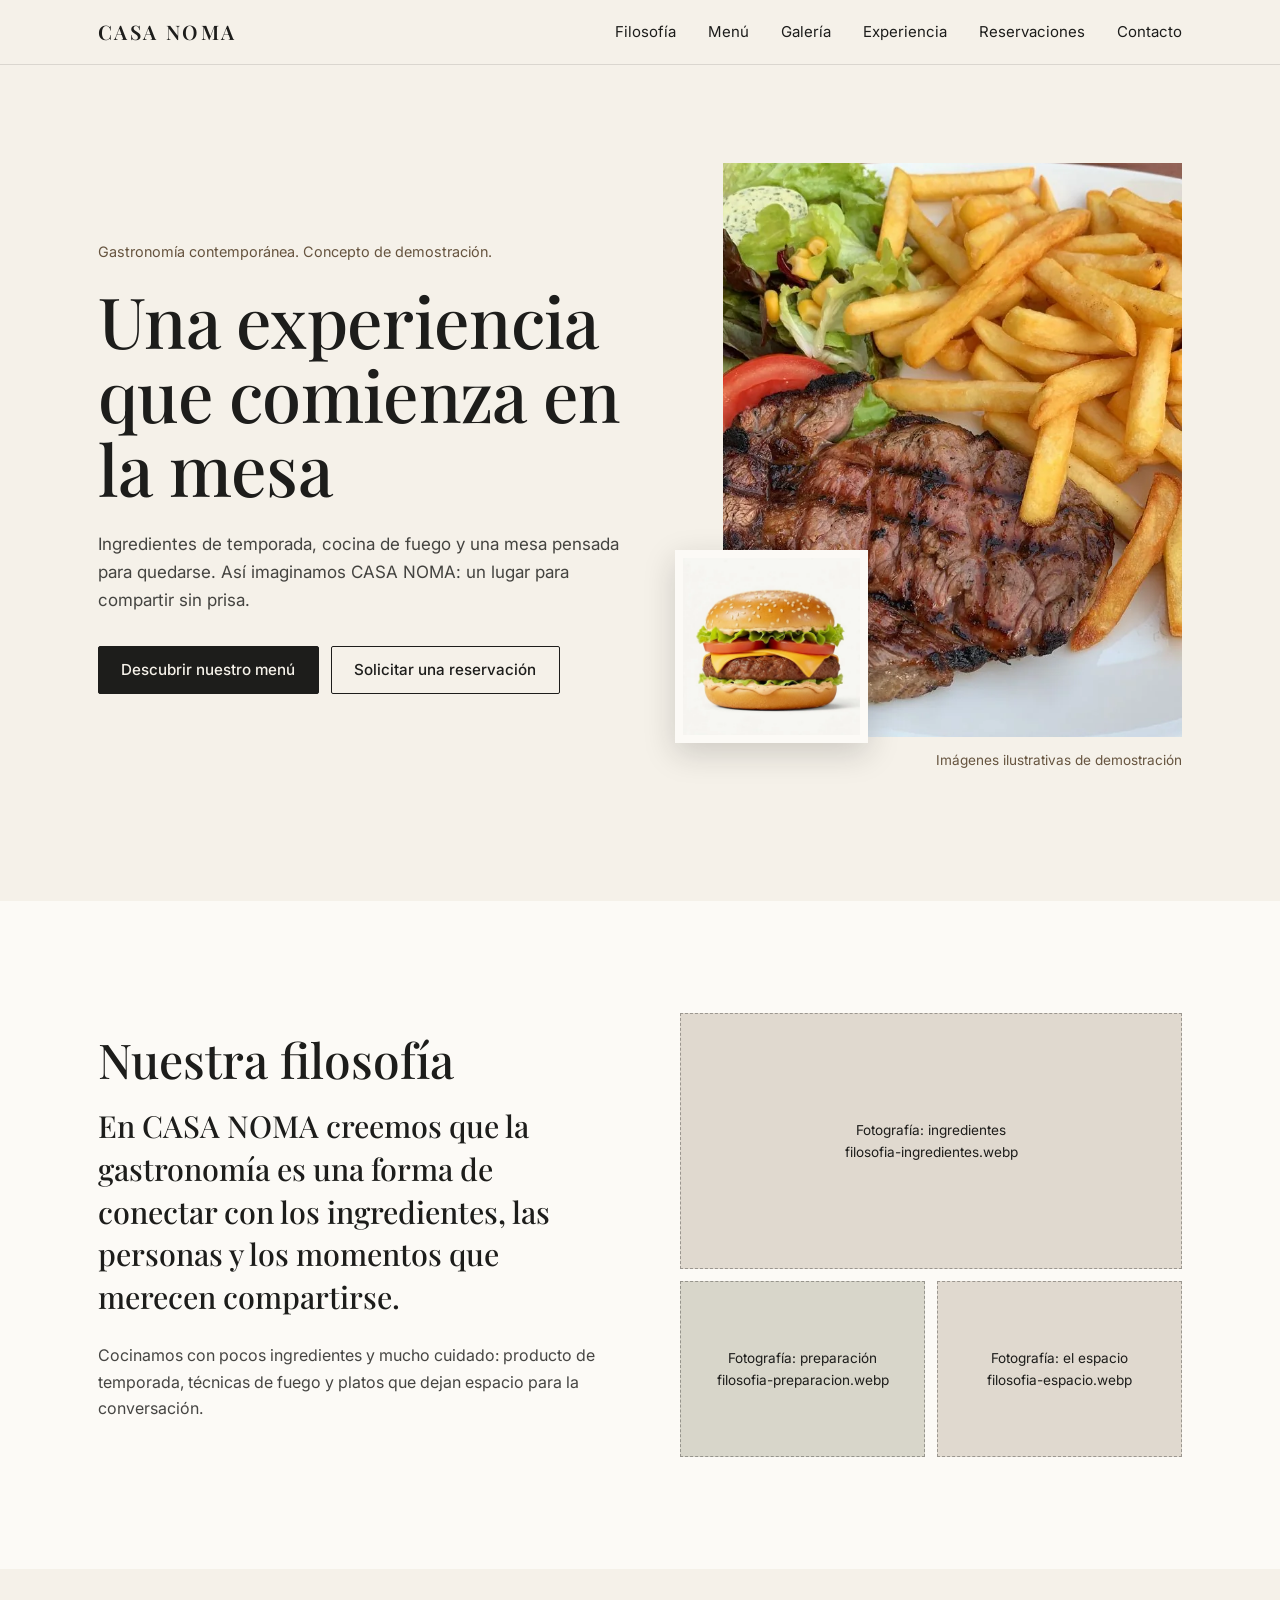
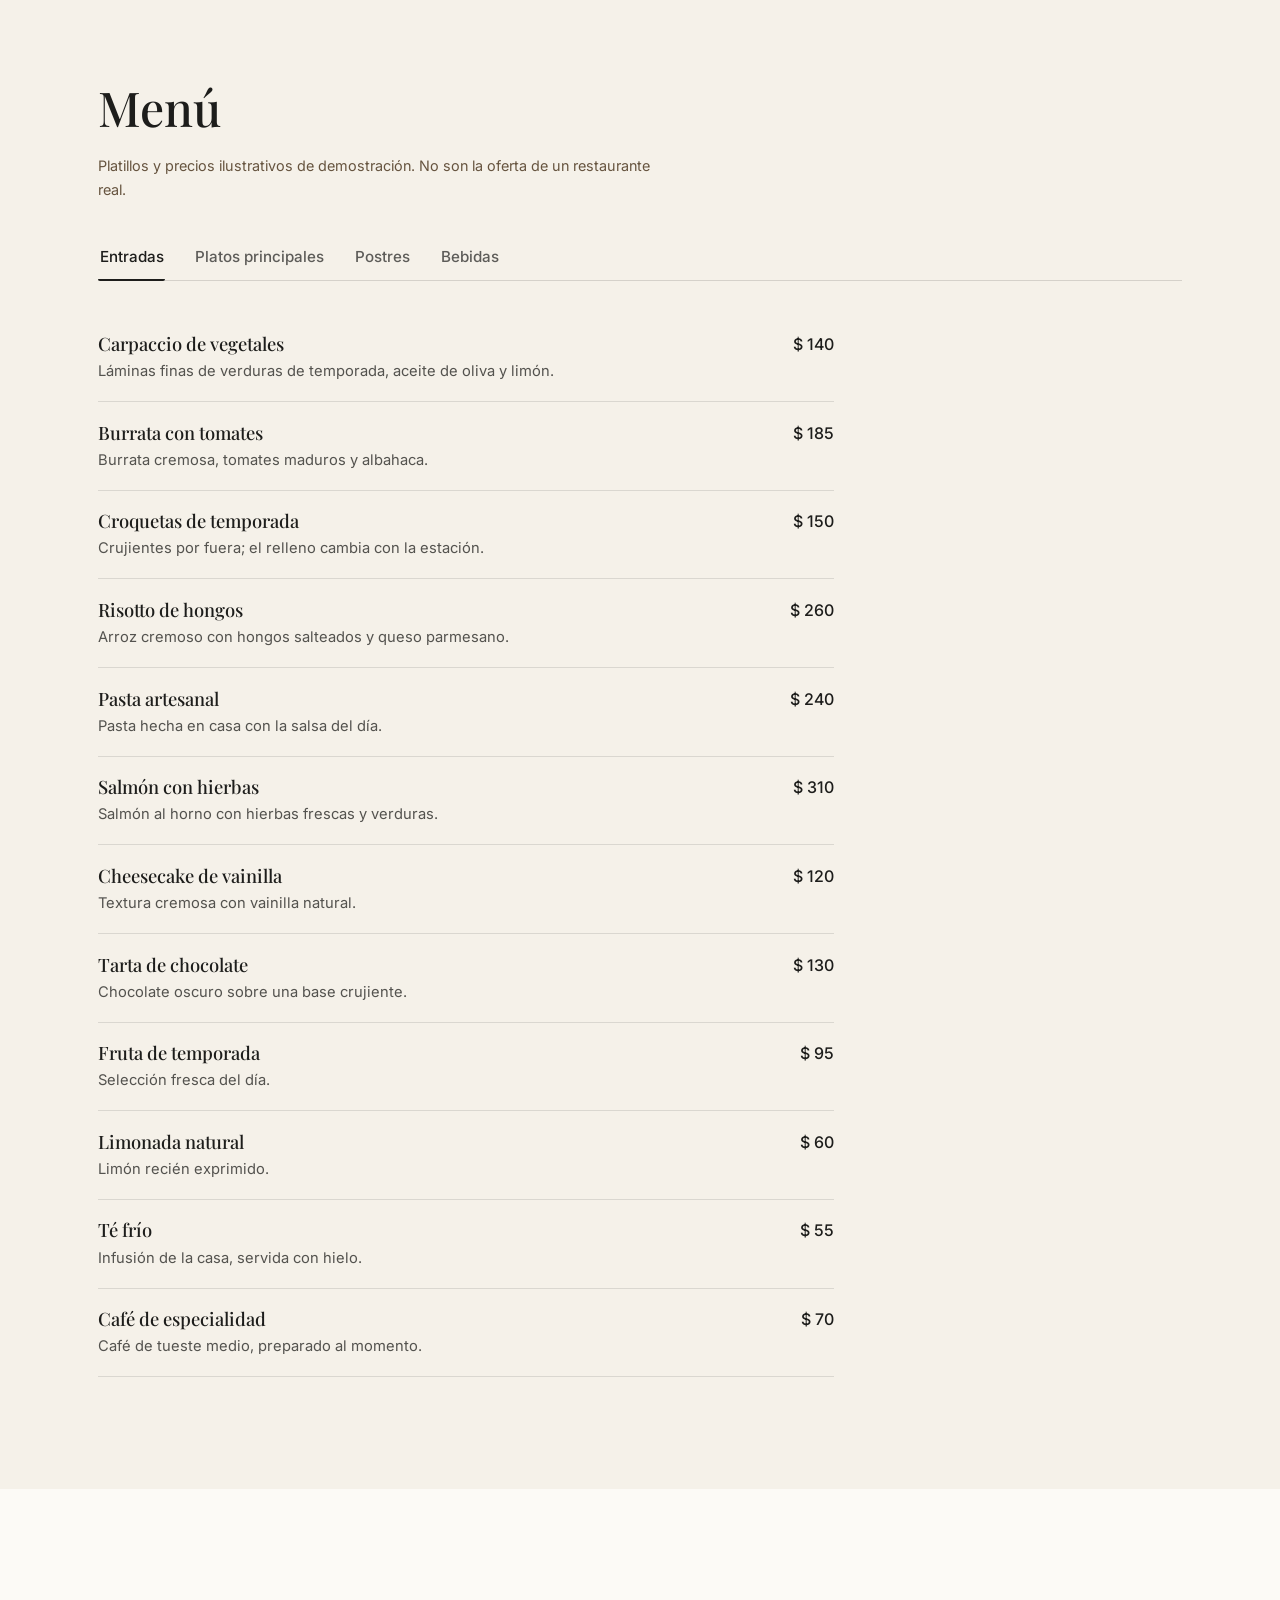
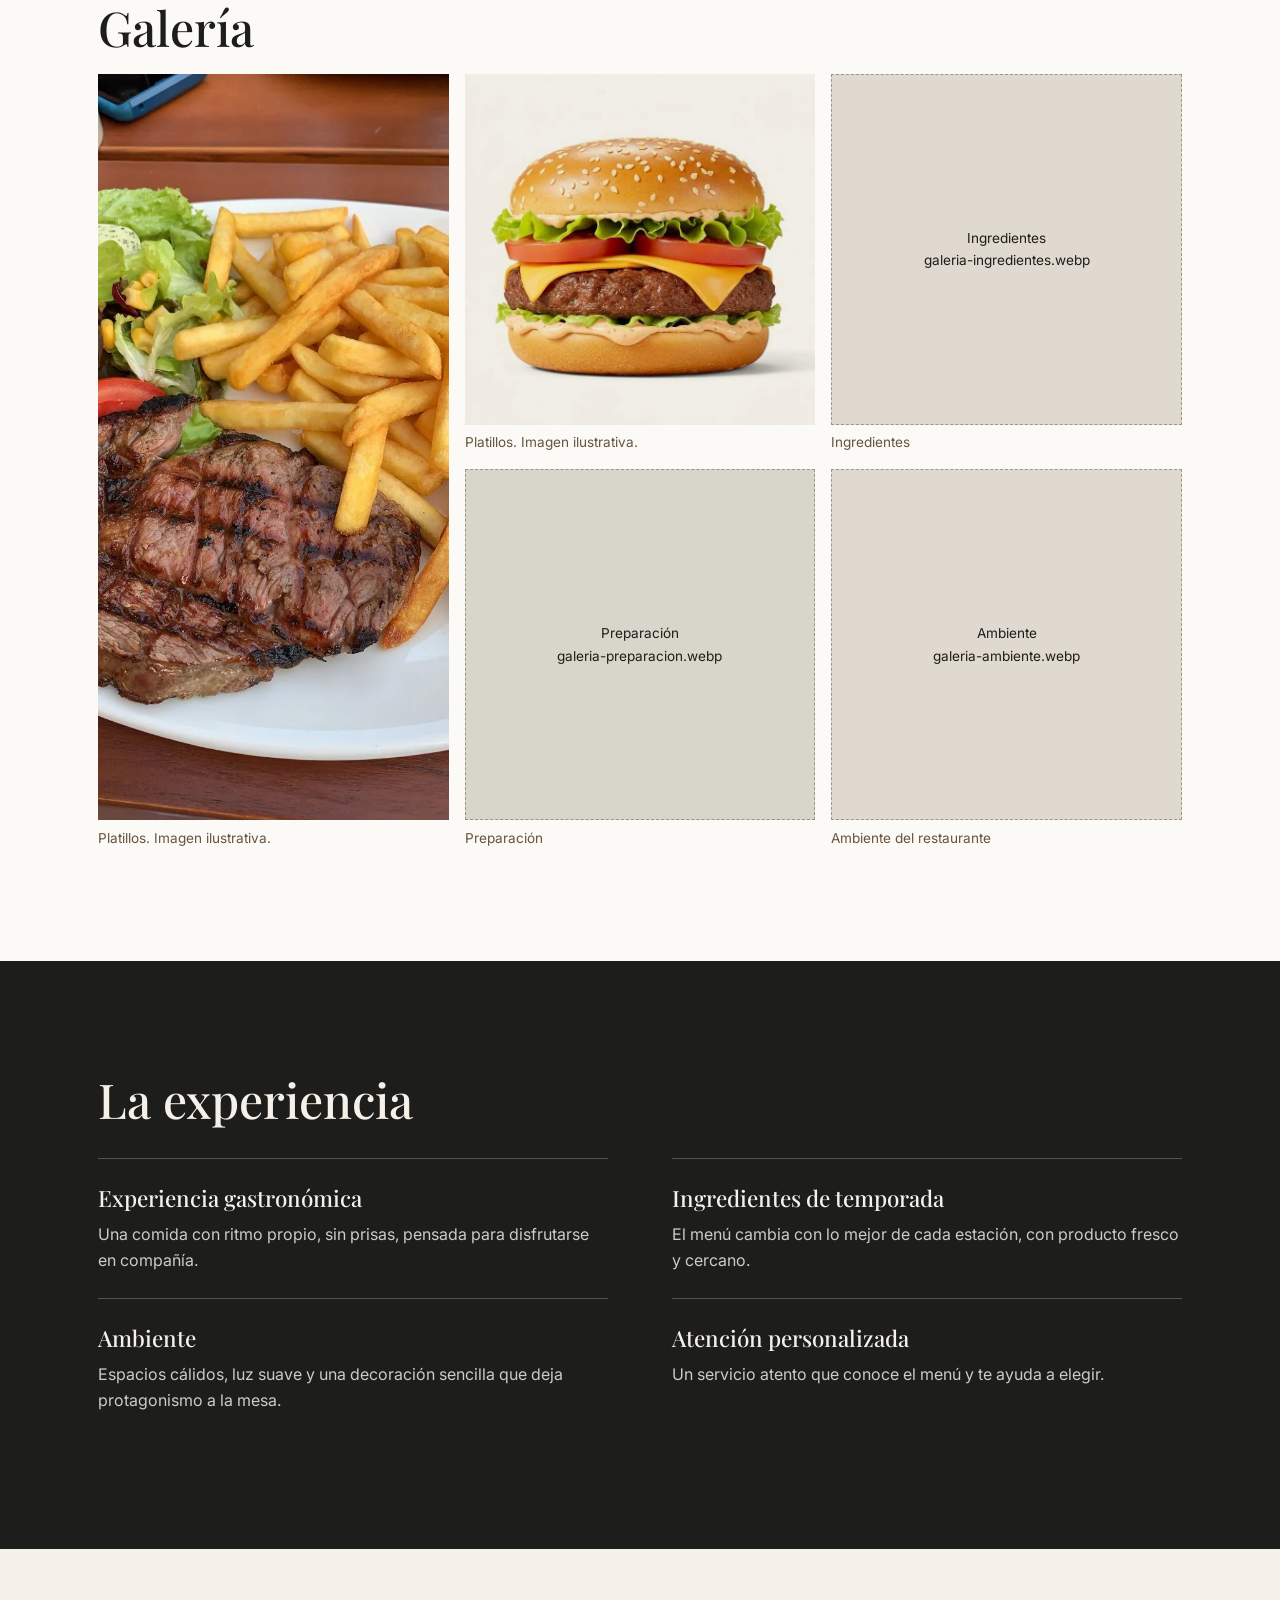
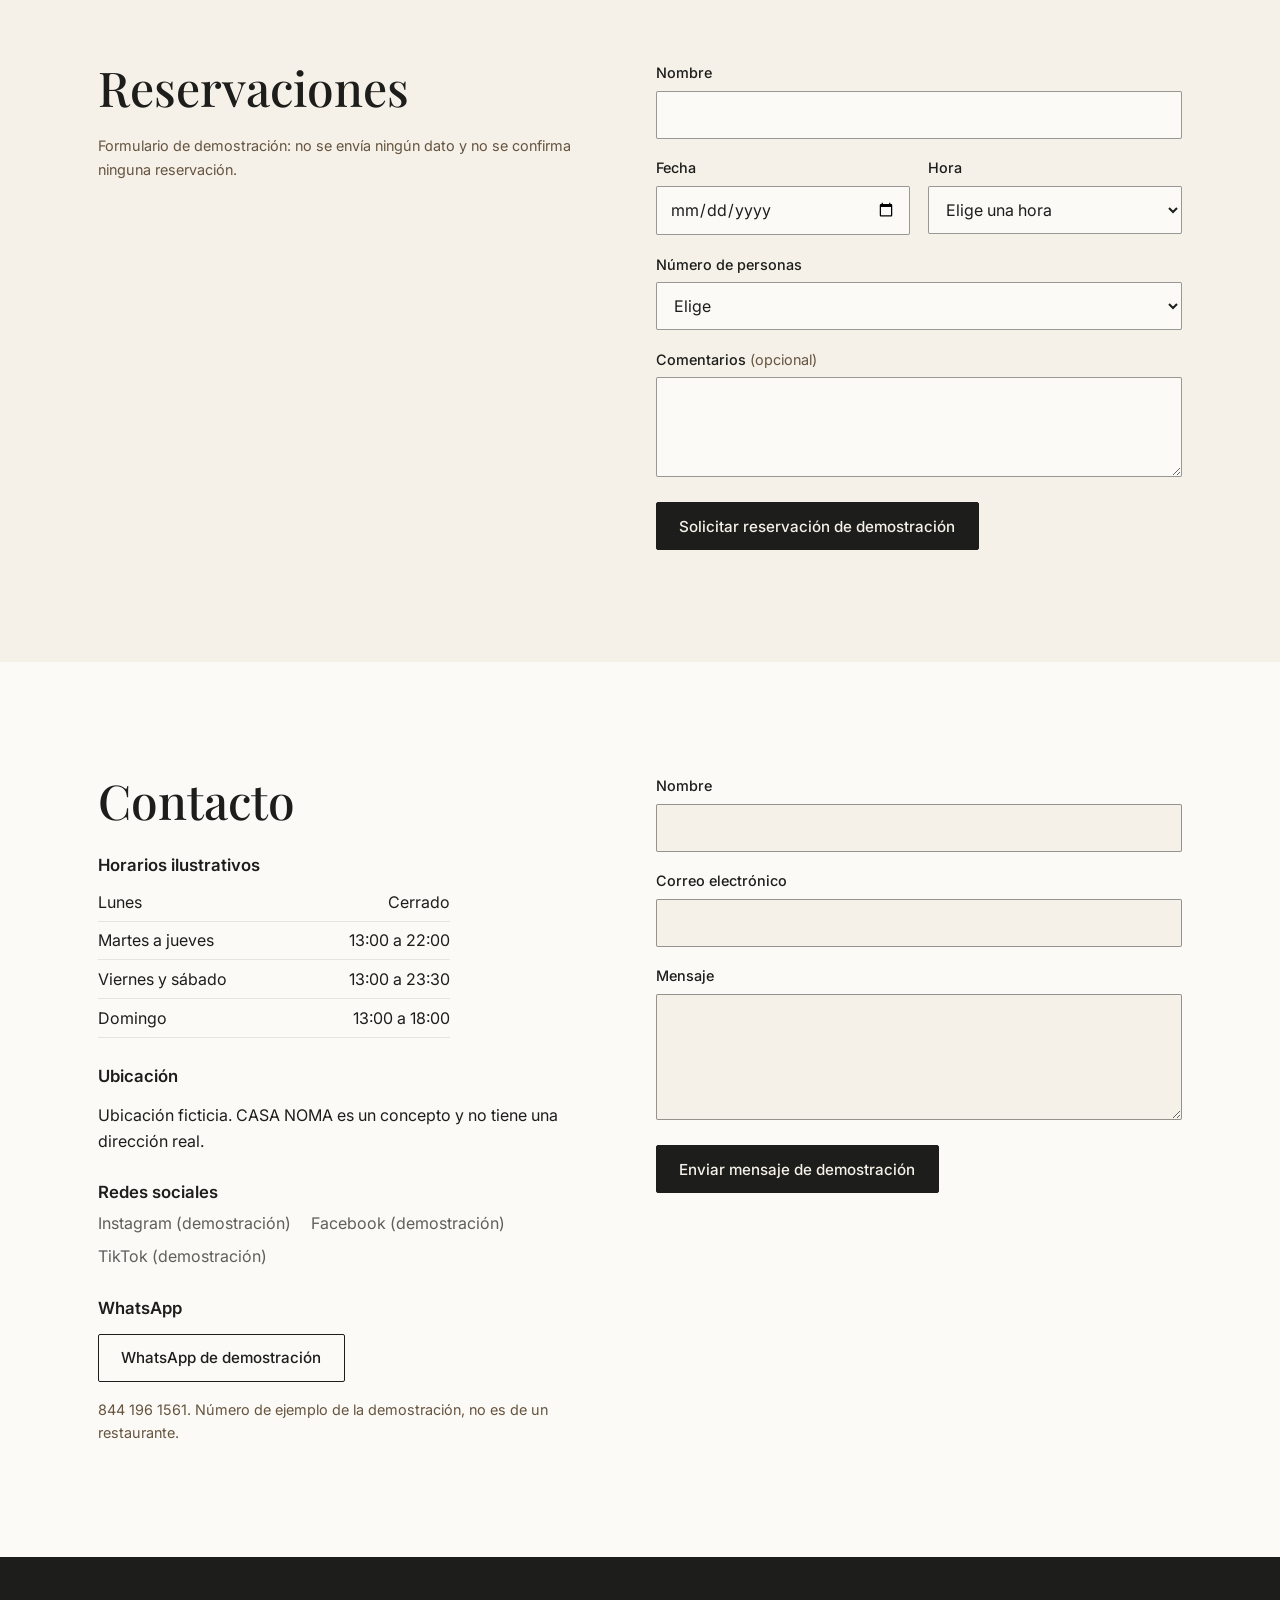
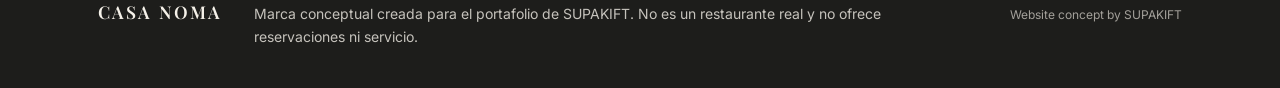
<file: index.html>
<!DOCTYPE html>
<html lang="es">
<head>
  <meta charset="utf-8">
  <meta name="viewport" content="width=device-width, initial-scale=1">
  <title>CASA NOMA | Gastronomía contemporánea (concepto de demostración)</title>
  <meta name="description" content="CASA NOMA es un restaurante conceptual de gastronomía contemporánea creado como demostración de diseño web por SUPAKIFT. No es un negocio real.">
  <meta name="theme-color" content="#F5F1E9">
  <script>document.documentElement.className = "js";</script>
  <meta property="og:type" content="website">
  <meta property="og:title" content="CASA NOMA | Una experiencia que comienza en la mesa">
  <meta property="og:description" content="Concepto de restaurante de gastronomía contemporánea. Demostración de diseño web por SUPAKIFT.">
  <meta property="og:image" content="assets/img/parrilla-papas.webp">
  <meta property="og:locale" content="es_MX">
  <link rel="icon" href="favicon.svg" type="image/svg+xml">
  <link rel="preconnect" href="https://fonts.googleapis.com">
  <link rel="preconnect" href="https://fonts.gstatic.com" crossorigin>
  <link href="https://fonts.googleapis.com/css2?family=Inter:wght@400;500;600&family=Playfair+Display:wght@500;600&display=swap" rel="stylesheet">
  <link rel="stylesheet" href="css/styles.css">
</head>
<body>
  <a class="skip" href="#contenido">Saltar al contenido</a>

  <header class="site-header">
    <div class="wrap bar">
      <a class="logo" href="#inicio" aria-label="CASA NOMA, inicio">CASA NOMA</a>
      <button class="nav-toggle" type="button" aria-expanded="false" aria-controls="menu-principal">
        <span class="nav-toggle-text">Navegación</span>
        <span class="nav-toggle-icon" aria-hidden="true"></span>
      </button>
      <nav id="menu-principal" class="nav" aria-label="Principal">
        <ul>
          <li><a href="#filosofia">Filosofía</a></li>
          <li><a href="#menu">Menú</a></li>
          <li><a href="#galeria">Galería</a></li>
          <li><a href="#experiencia">Experiencia</a></li>
          <li><a href="#reservaciones">Reservaciones</a></li>
          <li><a href="#contacto">Contacto</a></li>
        </ul>
      </nav>
    </div>
  </header>

  <main id="contenido">
    <section id="inicio" class="hero wrap" aria-labelledby="titulo-inicio">
      <div class="hero-text">
        <p class="hero-note">Gastronomía contemporánea. Concepto de demostración.</p>
        <h1 id="titulo-inicio">Una experiencia que comienza en la mesa</h1>
        <p class="hero-lead">Ingredientes de temporada, cocina de fuego y una mesa pensada para quedarse. Así imaginamos CASA NOMA: un lugar para compartir sin prisa.</p>
        <div class="actions">
          <a class="btn btn-solid" href="#menu">Descubrir nuestro menú</a>
          <a class="btn btn-line" href="#reservaciones">Solicitar una reservación</a>
        </div>
      </div>

      <figure class="hero-media">
        <img class="hero-main" src="assets/img/parrilla-papas.webp" width="675" height="1200" alt="Corte de carne a la parrilla con papas fritas y ensalada sobre una mesa de madera" fetchpriority="high">
        <div class="hero-inset">
          <img src="assets/img/hamburguesa.webp" width="736" height="736" alt="Hamburguesa con queso, jitomate y lechuga" loading="lazy">
        </div>
        <figcaption>Imágenes ilustrativas de demostración</figcaption>
      </figure>
    </section>
    <section id="filosofia" class="section alt" aria-labelledby="t-filosofia">
      <div class="wrap filo">
        <div class="filo-text">
          <h2 id="t-filosofia">Nuestra filosofía</h2>
          <p class="quote">En CASA NOMA creemos que la gastronomía es una forma de conectar con los ingredientes, las personas y los momentos que merecen compartirse.</p>
          <p>Cocinamos con pocos ingredientes y mucho cuidado: producto de temporada, técnicas de fuego y platos que dejan espacio para la conversación.</p>
        </div>
        <div class="filo-media">
          <div class="ph tall tone-a" role="img" aria-label="Espacio para fotografía de ingredientes de temporada"><span>Fotografía: ingredientes<br>filosofia-ingredientes.webp</span></div>
          <div class="ph tone-b" role="img" aria-label="Espacio para fotografía de preparación en cocina"><span>Fotografía: preparación<br>filosofia-preparacion.webp</span></div>
          <div class="ph tone-a" role="img" aria-label="Espacio para fotografía del comedor"><span>Fotografía: el espacio<br>filosofia-espacio.webp</span></div>
        </div>
      </div>
    </section>

    <section id="menu" class="section" aria-labelledby="t-menu">
      <div class="wrap">
        <h2 id="t-menu">Menú</h2>
        <p class="note">Platillos y precios ilustrativos de demostración. No son la oferta de un restaurante real.</p>
        <div class="tabs" role="tablist" aria-label="Categorías del menú">
          <button class="tab" role="tab" type="button" id="tab-entradas" aria-controls="p-entradas" aria-selected="true">Entradas</button>
          <button class="tab" role="tab" type="button" id="tab-principales" aria-controls="p-principales" aria-selected="false" tabindex="-1">Platos principales</button>
          <button class="tab" role="tab" type="button" id="tab-postres" aria-controls="p-postres" aria-selected="false" tabindex="-1">Postres</button>
          <button class="tab" role="tab" type="button" id="tab-bebidas" aria-controls="p-bebidas" aria-selected="false" tabindex="-1">Bebidas</button>
        </div>

        <div class="panel" role="tabpanel" id="p-entradas" aria-labelledby="tab-entradas">
          <h3>Entradas</h3>
          <ul class="dishes">
            <li><div><span class="dish">Carpaccio de vegetales</span><span class="desc">Láminas finas de verduras de temporada, aceite de oliva y limón.</span></div><span class="price">$ 140</span></li>
            <li><div><span class="dish">Burrata con tomates</span><span class="desc">Burrata cremosa, tomates maduros y albahaca.</span></div><span class="price">$ 185</span></li>
            <li><div><span class="dish">Croquetas de temporada</span><span class="desc">Crujientes por fuera; el relleno cambia con la estación.</span></div><span class="price">$ 150</span></li>
          </ul>
        </div>
        <div class="panel" role="tabpanel" id="p-principales" aria-labelledby="tab-principales">
          <h3>Platos principales</h3>
          <ul class="dishes">
            <li><div><span class="dish">Risotto de hongos</span><span class="desc">Arroz cremoso con hongos salteados y queso parmesano.</span></div><span class="price">$ 260</span></li>
            <li><div><span class="dish">Pasta artesanal</span><span class="desc">Pasta hecha en casa con la salsa del día.</span></div><span class="price">$ 240</span></li>
            <li><div><span class="dish">Salmón con hierbas</span><span class="desc">Salmón al horno con hierbas frescas y verduras.</span></div><span class="price">$ 310</span></li>
          </ul>
        </div>
        <div class="panel" role="tabpanel" id="p-postres" aria-labelledby="tab-postres">
          <h3>Postres</h3>
          <ul class="dishes">
            <li><div><span class="dish">Cheesecake de vainilla</span><span class="desc">Textura cremosa con vainilla natural.</span></div><span class="price">$ 120</span></li>
            <li><div><span class="dish">Tarta de chocolate</span><span class="desc">Chocolate oscuro sobre una base crujiente.</span></div><span class="price">$ 130</span></li>
            <li><div><span class="dish">Fruta de temporada</span><span class="desc">Selección fresca del día.</span></div><span class="price">$ 95</span></li>
          </ul>
        </div>
        <div class="panel" role="tabpanel" id="p-bebidas" aria-labelledby="tab-bebidas">
          <h3>Bebidas</h3>
          <ul class="dishes">
            <li><div><span class="dish">Limonada natural</span><span class="desc">Limón recién exprimido.</span></div><span class="price">$ 60</span></li>
            <li><div><span class="dish">Té frío</span><span class="desc">Infusión de la casa, servida con hielo.</span></div><span class="price">$ 55</span></li>
            <li><div><span class="dish">Café de especialidad</span><span class="desc">Café de tueste medio, preparado al momento.</span></div><span class="price">$ 70</span></li>
          </ul>
        </div>
      </div>
    </section>

    <section id="galeria" class="section alt" aria-labelledby="t-galeria">
      <div class="wrap">
        <h2 id="t-galeria">Galería</h2>
        <div class="gallery">
          <figure class="g-big"><button class="g-open" type="button" data-full="assets/img/parrilla-papas.webp" data-alt="Corte de carne a la parrilla con papas fritas y ensalada" aria-label="Ampliar: platillo a la parrilla"><img src="assets/img/parrilla-papas.webp" width="675" height="1200" alt="Corte de carne a la parrilla con papas fritas y ensalada" loading="lazy"></button><figcaption>Platillos. Imagen ilustrativa.</figcaption></figure>
          <figure><button class="g-open" type="button" data-full="assets/img/hamburguesa.webp" data-alt="Hamburguesa con queso, jitomate y lechuga" aria-label="Ampliar: hamburguesa"><img class="burger" src="assets/img/hamburguesa.webp" width="736" height="736" alt="Hamburguesa con queso, jitomate y lechuga" loading="lazy"></button><figcaption>Platillos. Imagen ilustrativa.</figcaption></figure>
          <figure><div class="ph tone-a" role="img" aria-label="Espacio para fotografía de ingredientes"><span>Ingredientes<br>galeria-ingredientes.webp</span></div><figcaption>Ingredientes</figcaption></figure>
          <figure><div class="ph tone-b" role="img" aria-label="Espacio para fotografía de preparación"><span>Preparación<br>galeria-preparacion.webp</span></div><figcaption>Preparación</figcaption></figure>
          <figure><div class="ph tone-a" role="img" aria-label="Espacio para fotografía del ambiente"><span>Ambiente<br>galeria-ambiente.webp</span></div><figcaption>Ambiente del restaurante</figcaption></figure>
        </div>
      </div>
    </section>

    <section id="experiencia" class="section dark" aria-labelledby="t-experiencia">
      <div class="wrap">
        <h2 id="t-experiencia">La experiencia</h2>
        <dl class="exp">
          <div><dt>Experiencia gastronómica</dt><dd>Una comida con ritmo propio, sin prisas, pensada para disfrutarse en compañía.</dd></div>
          <div><dt>Ingredientes de temporada</dt><dd>El menú cambia con lo mejor de cada estación, con producto fresco y cercano.</dd></div>
          <div><dt>Ambiente</dt><dd>Espacios cálidos, luz suave y una decoración sencilla que deja protagonismo a la mesa.</dd></div>
          <div><dt>Atención personalizada</dt><dd>Un servicio atento que conoce el menú y te ayuda a elegir.</dd></div>
        </dl>
      </div>
    </section>

    <section id="reservaciones" class="section" aria-labelledby="t-reservaciones">
      <div class="wrap two">
        <div>
          <h2 id="t-reservaciones">Reservaciones</h2>
          <p class="note">Formulario de demostración: no se envía ningún dato y no se confirma ninguna reservación.</p>
        </div>
        <form class="form" data-demo-form data-done="Solicitud de demostración recibida en esta página. No se envió a ningún restaurante ni se confirmó ninguna reservación." novalidate>
          <div class="field"><label for="r-nombre">Nombre</label><input id="r-nombre" name="nombre" type="text" autocomplete="name" required aria-describedby="e-r-nombre"><p class="err" id="e-r-nombre"></p></div>
          <div class="row">
            <div class="field"><label for="r-fecha">Fecha</label><input id="r-fecha" name="fecha" type="date" required data-future aria-describedby="e-r-fecha"><p class="err" id="e-r-fecha"></p></div>
            <div class="field"><label for="r-hora">Hora</label><select id="r-hora" name="hora" required aria-describedby="e-r-hora"><option value="">Elige una hora</option><option>13:00</option><option>14:00</option><option>15:00</option><option>16:00</option><option>19:00</option><option>20:00</option><option>21:00</option></select><p class="err" id="e-r-hora"></p></div>
          </div>
          <div class="field"><label for="r-personas">Número de personas</label><select id="r-personas" name="personas" required aria-describedby="e-r-personas"><option value="">Elige</option><option>1</option><option>2</option><option>3</option><option>4</option><option>5</option><option>6</option><option>7</option><option>8</option></select><p class="err" id="e-r-personas"></p></div>
          <div class="field"><label for="r-coment">Comentarios <span class="opt">(opcional)</span></label><textarea id="r-coment" name="comentarios" rows="3"></textarea></div>
          <button class="btn btn-solid" type="submit">Solicitar reservación de demostración</button>
          <p class="status" role="status" aria-live="polite"></p>
        </form>
      </div>
    </section>

    <section id="contacto" class="section alt" aria-labelledby="t-contacto">
      <div class="wrap two">
        <div class="info">
          <h2 id="t-contacto">Contacto</h2>
          <h3>Horarios ilustrativos</h3>
          <ul class="hours">
            <li><span>Lunes</span><span>Cerrado</span></li>
            <li><span>Martes a jueves</span><span>13:00 a 22:00</span></li>
            <li><span>Viernes y sábado</span><span>13:00 a 23:30</span></li>
            <li><span>Domingo</span><span>13:00 a 18:00</span></li>
          </ul>
          <h3>Ubicación</h3>
          <p>Ubicación ficticia. CASA NOMA es un concepto y no tiene una dirección real.</p>
          <h3>Redes sociales</h3>
          <ul class="social"><li><span aria-disabled="true">Instagram (demostración)</span></li><li><span aria-disabled="true">Facebook (demostración)</span></li><li><span aria-disabled="true">TikTok (demostración)</span></li></ul>
          <h3>WhatsApp</h3>
          <p><a class="btn btn-line" href="https://wa.me/528441961561?text=Hola%2C%20vengo%20de%20la%20demostraci%C3%B3n%20web%20de%20CASA%20NOMA%20(2WEB)." target="_blank" rel="noopener">WhatsApp de demostración</a></p>
          <p class="note">844 196 1561. Número de ejemplo de la demostración, no es de un restaurante.</p>
        </div>
        <form class="form" data-demo-form data-done="Mensaje de demostración recibido en esta página. No se envió a ningún correo ni servidor." novalidate>
          <div class="field"><label for="c-nombre">Nombre</label><input id="c-nombre" name="nombre" type="text" autocomplete="name" required aria-describedby="e-c-nombre"><p class="err" id="e-c-nombre"></p></div>
          <div class="field"><label for="c-correo">Correo electrónico</label><input id="c-correo" name="correo" type="email" autocomplete="email" required aria-describedby="e-c-correo"><p class="err" id="e-c-correo"></p></div>
          <div class="field"><label for="c-msg">Mensaje</label><textarea id="c-msg" name="mensaje" rows="4" required aria-describedby="e-c-msg"></textarea><p class="err" id="e-c-msg"></p></div>
          <button class="btn btn-solid" type="submit">Enviar mensaje de demostración</button>
          <p class="status" role="status" aria-live="polite"></p>
        </form>
      </div>
    </section>

    <dialog class="viewer" aria-label="Imagen ampliada">
      <button class="viewer-close" type="button" aria-label="Cerrar imagen">Cerrar</button>
      <img alt="">
    </dialog>
  </main>

  <footer class="site-footer">
    <div class="wrap foot">
      <p class="foot-brand">CASA NOMA</p>
      <p class="foot-legal">Marca conceptual creada para el portafolio de SUPAKIFT. No es un restaurante real y no ofrece reservaciones ni servicio.</p>
      <p class="foot-sign">Website concept by SUPAKIFT</p>
    </div>
  </footer>

  <script src="js/main.js" defer></script>
</body>
</html>
</file>
<file: css/styles.css>
/* CASA NOMA | Etapa 2: tokens, base, cabecera, portada y pie */
:root {
  --crema: #F5F1E9;
  --blanco: #FCFAF6;
  --carbon: #1D1D1B;
  --marron: #806B58;
  --marron-texto: #66543f; /* marrón más oscuro para texto pequeño (contraste AA) */
  --oliva: #73775D;
  --serif: "Playfair Display", Georgia, "Times New Roman", serif;
  --sans: "Inter", system-ui, -apple-system, "Segoe UI", Roboto, sans-serif;
  --cabecera: 4rem;
}

*, *::before, *::after { box-sizing: border-box; }
html { scroll-behavior: smooth; scroll-padding-top: var(--cabecera); -webkit-text-size-adjust: 100%; }
body { margin: 0; background: var(--crema); color: var(--carbon); font: 400 1rem/1.65 var(--sans); overflow-x: hidden; }
img { display: block; max-width: 100%; height: auto; }
a { color: inherit; }
ul { margin: 0; padding: 0; list-style: none; }
:focus-visible { outline: 2px solid var(--oliva); outline-offset: 3px; }

.wrap { width: 100%; max-width: 1180px; margin-inline: auto; padding-inline: clamp(1.25rem, 5vw, 3rem); }
.skip { position: absolute; left: 1rem; top: -4rem; background: var(--carbon); color: var(--crema); padding: .6rem 1rem; z-index: 20; }
.skip:focus { top: .75rem; }

/* Cabecera */
.site-header { position: sticky; top: 0; z-index: 10; background: rgba(245, 241, 233, .95); backdrop-filter: blur(8px); border-bottom: 1px solid rgba(29, 29, 27, .12); }
.bar { display: flex; align-items: center; justify-content: space-between; min-height: var(--cabecera); }
.logo { font: 600 1.25rem/1 var(--serif); letter-spacing: .12em; text-decoration: none; }

.nav-toggle { display: none; align-items: center; gap: .6rem; min-height: 48px; padding: 0 .25rem; background: none; border: 0; font: 500 .95rem var(--sans); color: inherit; cursor: pointer; }
.nav-toggle-icon, .nav-toggle-icon::before { display: block; width: 20px; height: 1.5px; background: currentColor; transition: transform .25s; }
.nav-toggle-icon { position: relative; }
.nav-toggle-icon::before { content: ""; position: absolute; top: 6px; left: 0; }
.nav-toggle[aria-expanded="true"] .nav-toggle-icon { transform: translateY(3px) rotate(45deg); }
.nav-toggle[aria-expanded="true"] .nav-toggle-icon::before { top: 0; transform: rotate(-90deg); }

.nav a { display: block; padding: .85rem 0; text-decoration: none; font-size: 1rem; }
.nav a:hover { text-decoration: underline; text-underline-offset: 6px; text-decoration-thickness: 1px; }

/* En móvil el menú se pliega solo si hay JavaScript */
.js .nav-toggle { display: inline-flex; }
.js .nav { display: none; position: absolute; top: 100%; left: 0; right: 0; background: var(--crema); border-bottom: 1px solid rgba(29, 29, 27, .12); padding: .5rem clamp(1.25rem, 5vw, 3rem) 1rem; }
.js .nav.open { display: block; }
.nav li + li { border-top: 1px solid rgba(29, 29, 27, .08); }

/* Portada */
.hero { display: grid; gap: 3rem; padding-block: 2.5rem 4.5rem; }
.hero-note { margin: 0 0 1.25rem; font-size: .9rem; color: var(--marron-texto); }
h1 { margin: 0; font: 500 clamp(2.4rem, 9vw, 4.4rem)/1.05 var(--serif); letter-spacing: -.01em; }
.hero-lead { max-width: 34rem; margin: 1.5rem 0 0; font-size: 1.0625rem; color: rgba(29, 29, 27, .82); }
.actions { display: flex; flex-wrap: wrap; gap: .75rem; margin-top: 2rem; }

.btn { display: inline-flex; align-items: center; justify-content: center; min-height: 48px; padding: 0 1.4rem; border: 1px solid var(--carbon); border-radius: 2px; font: 500 .95rem var(--sans); text-decoration: none; transition: background-color .2s, color .2s; }
.btn-solid { background: var(--carbon); color: var(--crema); }
.btn-solid:hover { background: var(--marron-texto); border-color: var(--marron-texto); }
.btn-line:hover { background: var(--carbon); color: var(--crema); }

.hero-media { position: relative; margin: 0; }
.hero-main { width: 100%; aspect-ratio: 4 / 5; object-fit: cover; object-position: 50% 58%; }
.hero-inset { position: absolute; left: .75rem; bottom: 1.75rem; width: 38%; padding: .5rem; background: var(--blanco); box-shadow: 0 10px 30px rgba(29, 29, 27, .18); }
.hero-inset img { mix-blend-mode: multiply; }
.hero-media figcaption { margin-top: .75rem; font-size: .8rem; color: var(--marron-texto); text-align: right; }

/* Una sola entrada orquestada al cargar */
@keyframes aparece { from { opacity: 0; transform: translateY(14px); } to { opacity: 1; transform: none; } }
.hero-text { animation: aparece .8s ease-out both; }
.hero-media { animation: aparece .8s .15s ease-out both; }
@media (prefers-reduced-motion: reduce) {
  html { scroll-behavior: auto; }
  .hero-text, .hero-media { animation: none; }
  .nav-toggle-icon, .nav-toggle-icon::before, .btn { transition: none; }
}

/* Pie */
.site-footer { background: var(--carbon); color: var(--crema); padding-block: 2.5rem; }
.foot { display: grid; gap: .75rem; }
.foot-brand { margin: 0; font: 600 1.1rem var(--serif); letter-spacing: .12em; }
.foot-legal { margin: 0; max-width: 40rem; font-size: .875rem; color: rgba(245, 241, 233, .78); }
.foot-sign { margin: .5rem 0 0; font-size: .75rem; color: rgba(245, 241, 233, .62); }

/* Tabletas y computadoras */
@media (min-width: 900px) {
  .js .nav-toggle { display: none; }
  .js .nav, .nav { display: block; position: static; background: none; border: 0; padding: 0; }
  .nav ul { display: flex; gap: 2rem; }
  .nav li + li { border: 0; }
  .nav a { padding: .5rem 0; font-size: .9375rem; }
  .hero { grid-template-columns: 1.1fr .9fr; align-items: center; gap: 4rem; padding-block: 4rem 6rem; min-height: calc(100svh - var(--cabecera)); }
  .hero-media { max-width: 460px; justify-self: end; }
  .hero-inset { left: -3rem; width: 42%; }
  .foot { grid-template-columns: auto 1fr auto; align-items: baseline; gap: 2rem; }
}

/* ===== Etapa 3: secciones interiores ===== */
.section { padding-block: clamp(4rem, 10vw, 7rem); }
.section.alt { background: var(--blanco); }
.section.dark { background: var(--carbon); color: var(--crema); }
h2 { margin: 0 0 1.25rem; font: 500 clamp(2rem, 6vw, 3rem)/1.1 var(--serif); }
h3 { margin: 0 0 .5rem; font: 600 1.05rem var(--sans); }
.note { max-width: 36rem; margin: 0 0 2rem; font-size: .9rem; color: var(--marron-texto); }
.two { display: grid; gap: 3rem; }

/* Marcadores de fotografía pendiente */
.ph { display: grid; place-items: center; min-height: 11rem; padding: 1rem; text-align: center; font-size: .8rem; color: var(--carbon); background: color-mix(in srgb, var(--marron) 18%, var(--crema)); border: 1px dashed rgba(29, 29, 27, .35); }
.ph.tone-b { background: color-mix(in srgb, var(--oliva) 22%, var(--crema)); }
.ph.tall { min-height: 16rem; }

/* Filosofía */
.filo { display: grid; gap: 2.5rem; }
.quote { margin: 0 0 1.5rem; font: 500 clamp(1.35rem, 4.5vw, 1.9rem)/1.4 var(--serif); }
.filo-text p:last-child { max-width: 34rem; color: rgba(29, 29, 27, .82); }
.filo-media { display: grid; grid-template-columns: 1fr 1fr; gap: .75rem; }
.filo-media .tall { grid-column: 1 / -1; }

/* Menú */
.tabs { display: flex; gap: .25rem 1.5rem; flex-wrap: wrap; margin-bottom: 2rem; border-bottom: 1px solid rgba(29, 29, 27, .15); }
.js .tabs { display: flex; }
.tabs { display: none; }
.tab { min-height: 48px; padding: 0 .1rem; background: none; border: 0; border-bottom: 2px solid transparent; font: 500 .95rem var(--sans); color: rgba(29, 29, 27, .7); cursor: pointer; margin-bottom: -1px; }
.tab:hover { color: var(--carbon); }
.tab[aria-selected="true"] { color: var(--carbon); border-bottom-color: var(--carbon); }
.panel h3 { font: 500 1.5rem var(--serif); margin-bottom: 1rem; }
.js .panel h3 { position: absolute; width: 1px; height: 1px; overflow: hidden; clip-path: inset(50%); }
.panel + .panel { margin-top: 2.5rem; }
.js .panel + .panel { margin-top: 0; }
.dishes li { display: flex; justify-content: space-between; gap: 1.5rem; padding: 1.1rem 0; border-bottom: 1px solid rgba(29, 29, 27, .12); }
.dish { display: block; font: 500 1.15rem var(--serif); }
.desc { display: block; margin-top: .2rem; font-size: .92rem; color: rgba(29, 29, 27, .75); }
.price { white-space: nowrap; font-weight: 500; }
.panel:not([hidden]) { animation: aparece .35s ease-out; }

/* Galería */
.gallery { display: grid; grid-template-columns: 1fr 1fr; gap: .75rem; align-items: start; }
.gallery figure { margin: 0; }
.gallery figcaption { margin-top: .4rem; font-size: .8rem; color: var(--marron-texto); }
.g-open { display: block; width: 100%; padding: 0; border: 0; background: var(--crema); cursor: zoom-in; }
.g-open img { width: 100%; aspect-ratio: 4 / 5; object-fit: cover; transition: transform .4s; }
.g-open img.burger { aspect-ratio: 1; object-fit: contain; mix-blend-mode: multiply; }
.g-open:hover img { transform: scale(1.02); }
.g-big { grid-row: span 2; }
.viewer { max-width: min(92vw, 640px); max-height: 92vh; padding: 0; border: 0; background: var(--blanco); }
.viewer::backdrop { background: rgba(29, 29, 27, .8); }
.viewer img { display: block; max-width: 100%; max-height: 82vh; margin: 0 auto; }
.viewer-close { display: block; margin: .5rem .5rem .5rem auto; min-height: 44px; padding: 0 1rem; background: var(--carbon); color: var(--crema); border: 0; font: 500 .9rem var(--sans); cursor: pointer; }

/* Experiencia */
.exp { display: grid; gap: 0; margin: 2rem 0 0; }
.exp > div { padding: 1.5rem 0; border-top: 1px solid rgba(245, 241, 233, .25); }
.exp dt { font: 500 1.4rem var(--serif); }
.exp dd { max-width: 32rem; margin: .5rem 0 0; color: rgba(245, 241, 233, .82); }

/* Formularios */
.form { display: grid; gap: 1.1rem; align-content: start; }
.row { display: grid; gap: 1.1rem; grid-template-columns: 1fr 1fr; }
.field label { display: block; margin-bottom: .35rem; font-size: .9rem; font-weight: 500; }
.opt { font-weight: 400; color: var(--marron-texto); }
.field input, .field select, .field textarea { width: 100%; min-height: 48px; padding: .6rem .8rem; background: var(--blanco); color: var(--carbon); border: 1px solid rgba(29, 29, 27, .45); border-radius: 2px; font: inherit; }
.alt .field input, .alt .field select, .alt .field textarea { background: var(--crema); }
.field textarea { resize: vertical; }
.field [aria-invalid="true"] { border-color: #9a3b2e; }
.err { min-height: 0; margin: .3rem 0 0; font-size: .85rem; color: #9a3b2e; }
.err:empty { display: none; }
.form .btn { justify-self: start; }
.form .btn[disabled] { opacity: .6; cursor: progress; }
.status { margin: 0; font-size: .95rem; }
.status:empty { display: none; }
.status { padding: .8rem 1rem; border-left: 3px solid var(--oliva); background: color-mix(in srgb, var(--oliva) 12%, transparent); }

/* Contacto */
.info h3 { margin-top: 1.75rem; }
.hours li { display: flex; justify-content: space-between; gap: 1rem; max-width: 22rem; padding: .35rem 0; border-bottom: 1px solid rgba(29, 29, 27, .1); }
.social { display: flex; flex-wrap: wrap; gap: .4rem 1.25rem; }
.social span { color: rgba(29, 29, 27, .7); }
.info .note { margin: .5rem 0 0; }

@media (min-width: 900px) {
  .filo { grid-template-columns: 1fr 1fr; align-items: center; gap: 5rem; }
  .two { grid-template-columns: 1fr 1.1fr; gap: 5rem; }
  .gallery { grid-template-columns: repeat(3, 1fr); gap: 1rem; }
  .exp { grid-template-columns: 1fr 1fr; column-gap: 4rem; }
  .dishes { max-width: 46rem; }
}

/* ===== Etapa 4: optimización móvil (Android primero) ===== */
:root { --gutter: clamp(1.25rem, 5vw, 3rem); }
html { -webkit-tap-highlight-color: rgba(115, 119, 93, .18); }
body { overflow-wrap: break-word; }
a, button, select, input, textarea { touch-action: manipulation; }
h1 { font-size: clamp(2.25rem, 9vw, 4.4rem); }
.btn { padding: .6rem 1.4rem; text-align: center; line-height: 1.3; }

/* Portada: foto a sangre completa y botones cómodos para el pulgar */
.hero { gap: 2rem; padding-block: 1.5rem 3.5rem; }
.hero-lead { margin-top: 1rem; font-size: 1rem; }
.actions { flex-direction: column; margin-top: 1.5rem; }
.actions .btn, .form .btn, .info .btn { width: 100%; }
.hero-media { margin-inline: calc(var(--gutter) * -1); }
.hero-main { aspect-ratio: 1 / 1.05; }
.hero-inset { left: var(--gutter); }
.hero-media figcaption { padding-inline: var(--gutter); }
.hero-media figcaption, .gallery figcaption { font-size: .85rem; }
.ph { font-size: .85rem; }

/* Menú: categorías en dos columnas, fáciles de tocar */
.js .tabs { display: grid; grid-template-columns: 1fr 1fr; gap: .5rem; margin-bottom: 1.5rem; border: 0; }
.tab { margin: 0; padding: 0 .5rem; border: 1px solid rgba(29, 29, 27, .35); border-radius: 2px; }
.tab[aria-selected="true"] { background: var(--carbon); color: var(--crema); border-color: var(--carbon); }

/* Galería: foto principal a lo ancho y el resto en cuadrícula */
.gallery { align-items: stretch; }
.g-big { grid-column: 1 / -1; grid-row: auto; }
.g-big .g-open img { aspect-ratio: 4 / 3; object-position: 50% 62%; }
.gallery .ph { aspect-ratio: 1; min-height: 0; padding: .5rem; }

/* Formularios: un campo por línea en pantallas estrechas */
.row { grid-template-columns: 1fr; }

/* Menú de navegación móvil con altura segura */
.js .nav { max-height: calc(100svh - var(--cabecera)); overflow-y: auto; }

@media (hover: none) { .g-open:hover img { transform: none; } }
@media (prefers-reduced-motion: reduce) { .panel:not([hidden]) { animation: none; } .g-open img { transition: none; } }

@media (min-width: 600px) {
  .actions { flex-direction: row; }
  .actions .btn, .form .btn, .info .btn { width: auto; }
  .row { grid-template-columns: 1fr 1fr; }
  .hero-media { max-width: 520px; margin-inline: auto; }
  .hero-inset { left: .75rem; }
  .hero-media figcaption { padding-inline: 0; }
  .js .tabs { display: flex; gap: .25rem 1.75rem; border-bottom: 1px solid rgba(29, 29, 27, .15); margin-bottom: 2rem; }
  .tab { padding: 0 .1rem; border: 0; border-bottom: 2px solid transparent; margin-bottom: -1px; }
  .tab[aria-selected="true"] { background: none; color: var(--carbon); border-color: transparent; border-bottom-color: var(--carbon); }
}

@media (min-width: 900px) {
  .js .nav { max-height: none; overflow: visible; }
  .hero { padding-block: 4rem 6rem; gap: 4rem; }
  .hero-lead { margin-top: 1.5rem; font-size: 1.0625rem; }
  .actions { margin-top: 2rem; }
  .hero-media { max-width: 460px; margin-inline: 0; }
  .hero-main { aspect-ratio: 4 / 5; }
  .hero-inset { left: -3rem; }
  .g-big { grid-column: auto; grid-row: span 2; display: flex; flex-direction: column; }
  .g-big .g-open { position: relative; flex: 1; }
  .g-big .g-open img { position: absolute; inset: 0; height: 100%; aspect-ratio: auto; object-position: 50% 55%; }
}

/* ===== Etapa 6: página 404 ===== */
.notfound { padding-block: clamp(4rem, 14vw, 8rem); min-height: 60vh; }
</file>
